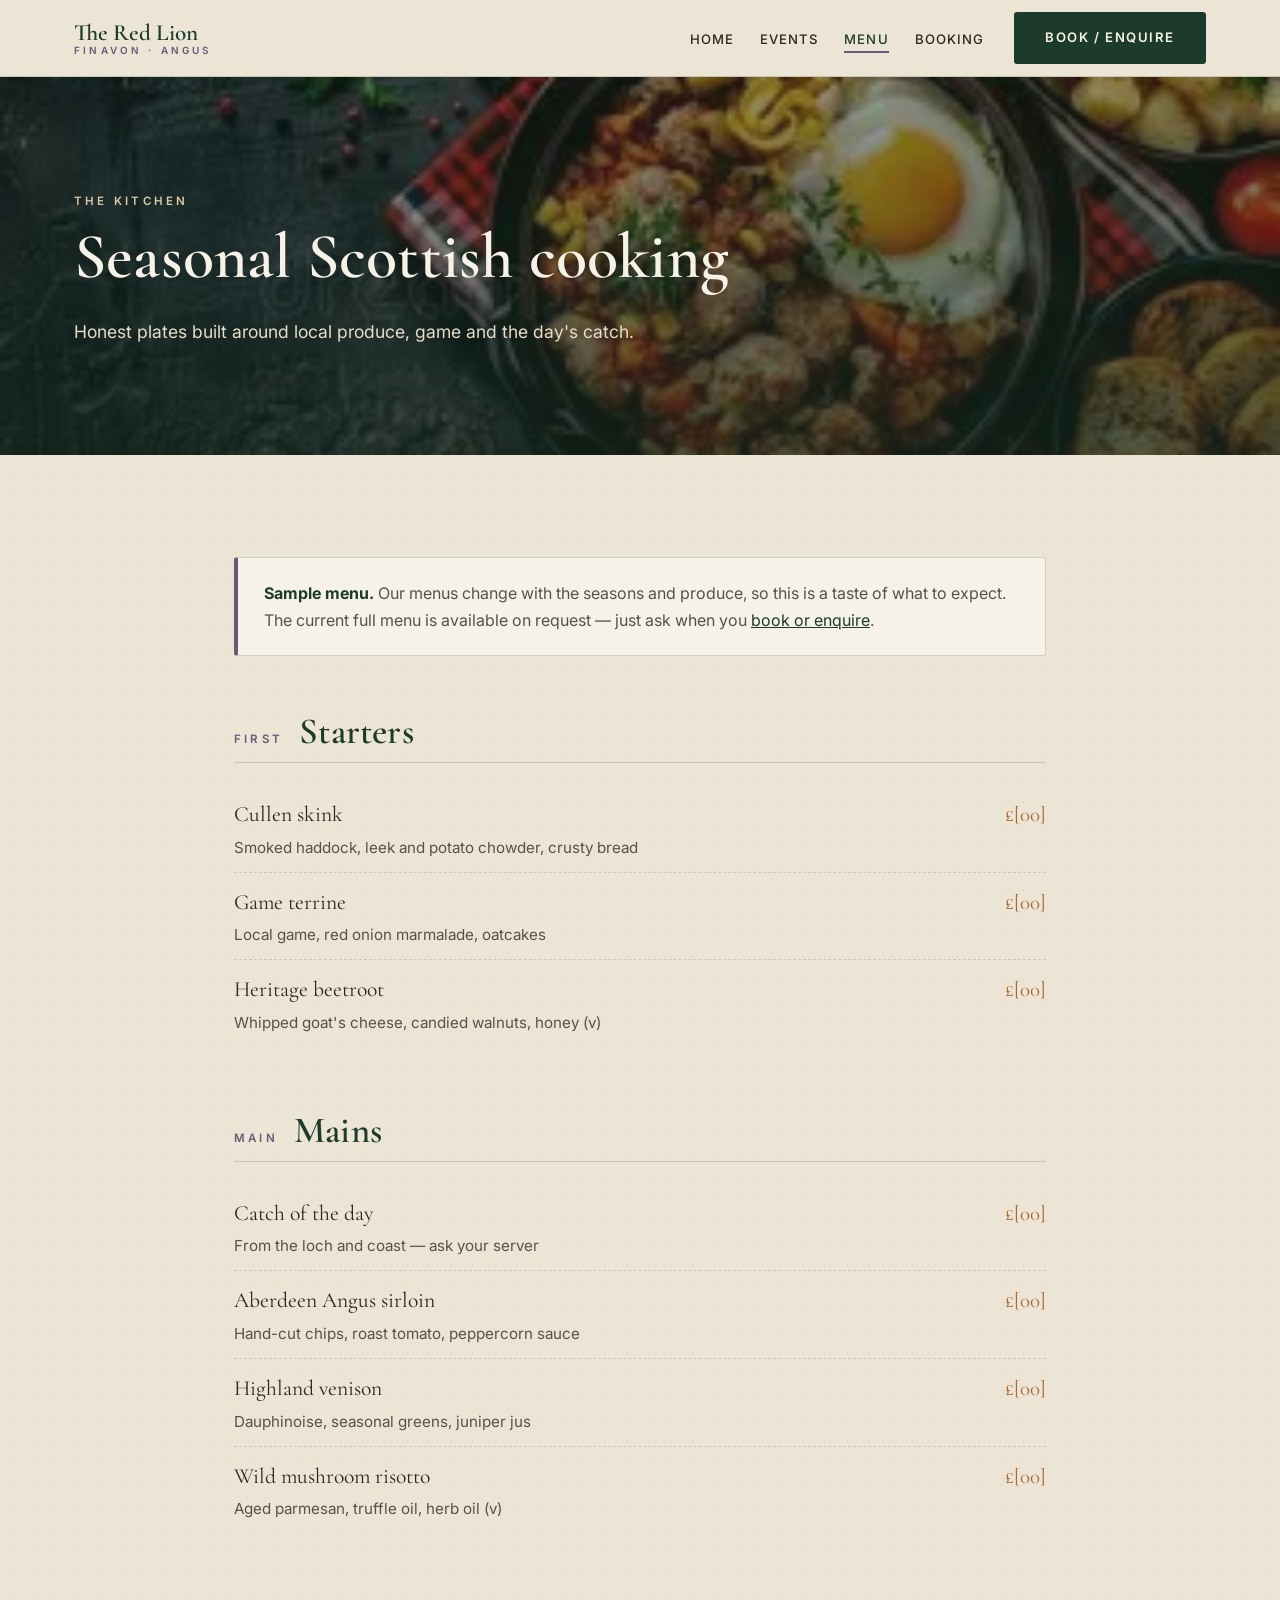
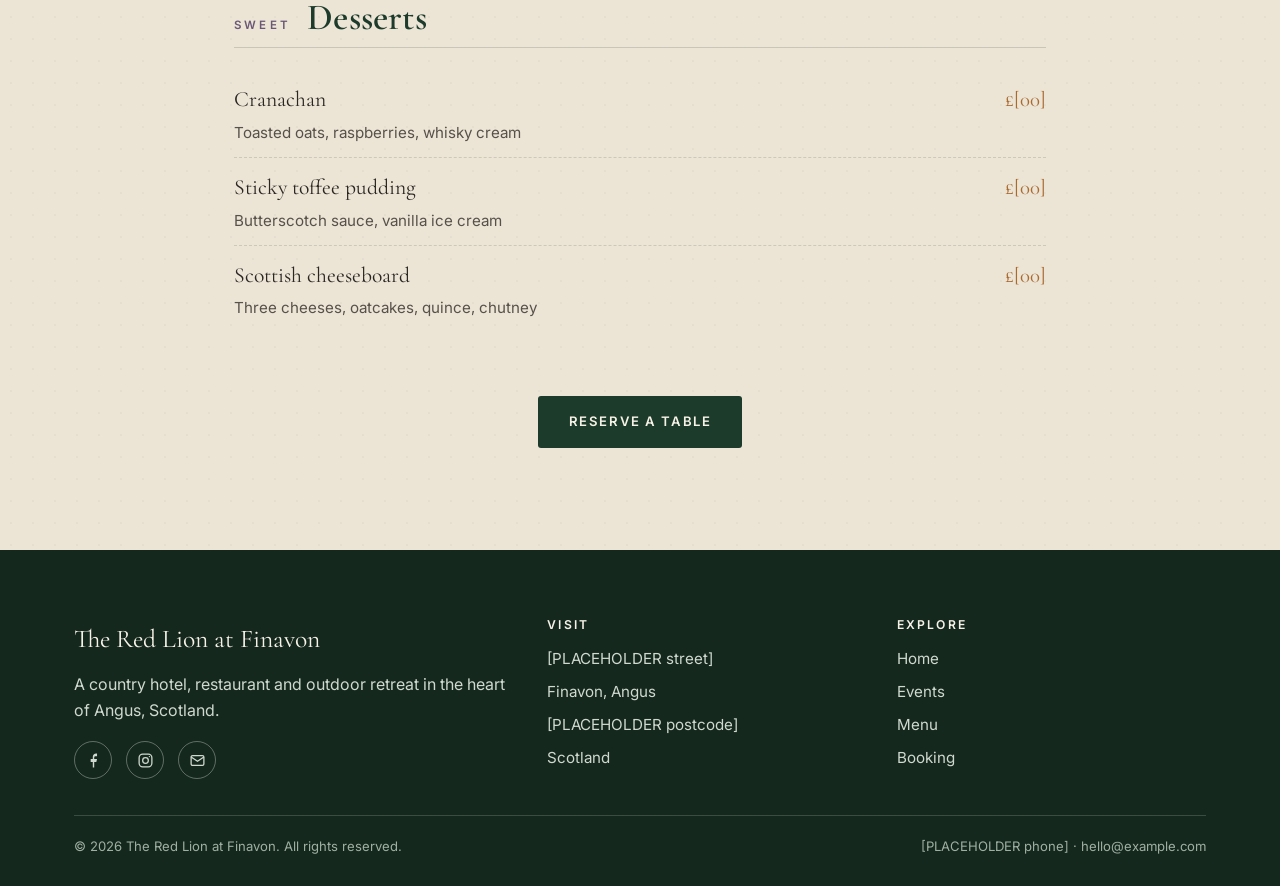
<file: menu.html>
<!DOCTYPE html>
<html lang="en">
<head>
  <meta charset="UTF-8" />
  <meta name="viewport" content="width=device-width, initial-scale=1.0" />

  <title>Our Menu | The Red Lion at Finavon</title>
  <meta name="description" content="Seasonal Scottish cooking at The Red Lion at Finavon. Our full menu is available on request — a sample is shown here." />

  <meta property="og:type" content="website" />
  <meta property="og:title" content="Menu — The Red Lion at Finavon" />
  <meta property="og:description" content="Seasonal Scottish cooking in the heart of Angus." />
  <!-- IMAGE: OG-SHARE — social share preview (1200x630) -->
  <meta property="og:image" content="https://placehold.co/1200x630/1d3b2a/f7f2e7?text=Menu+at+The+Red+Lion" />

  <link rel="preconnect" href="https://fonts.googleapis.com" />
  <link rel="preconnect" href="https://fonts.gstatic.com" crossorigin />
  <link href="https://fonts.googleapis.com/css2?family=Cormorant+Garamond:wght@500;600;700&family=Inter:wght@400;500;600&display=swap" rel="stylesheet" />
  <link rel="stylesheet" href="styles.css" />
</head>
<body>

  <!-- ============ SHARED HEADER ============ -->
  <header class="site-header">
    <div class="container header-inner">
      <a class="brand" href="index.html">The Red Lion<span>Finavon &middot; Angus</span></a>
      <nav class="nav" aria-label="Primary">
        <button class="nav-toggle" aria-expanded="false" aria-controls="nav-links" aria-label="Toggle menu">
          <span></span><span></span><span></span>
        </button>
        <ul class="nav-links" id="nav-links">
          <li><a href="index.html">Home</a></li>
          <li><a href="events.html">Events</a></li>
          <li><a href="menu.html" class="is-active">Menu</a></li>
          <li><a href="booking.html">Booking</a></li>
        </ul>
        <a class="btn btn--primary" href="booking.html">Book / Enquire</a>
      </nav>
    </div>
  </header>
  <!-- ============ /SHARED HEADER ============ -->

  <main>

    <!-- ===== PAGE BANNER ===== -->
    <section class="page-banner">
      <!-- IMAGE: MENU-BANNER — plated dish or dining room (approx 1600x600) -->
      <img class="page-banner__img" src="[data-uri]" alt="A plated seasonal dish at The Red Lion" />
      <div class="container page-banner__inner">
        <span class="eyebrow">The kitchen</span>
        <h1>Seasonal Scottish cooking</h1>
        <p>Honest plates built around local produce, game and the day's catch.</p>
      </div>
    </section>

    <!-- ===== MENU ===== -->
    <section class="section">
      <div class="container" style="max-width: 860px;">

        <!-- Note for visitors while the real menu is finalised -->
        <div class="menu-note">
          <strong>Sample menu.</strong> Our menus change with the seasons and produce, so this is a taste of what to expect. The current full menu is available on request — just ask when you <a href="booking.html">book or enquire</a>.
        </div>

        <!--
          ============================================================
          INSERT REAL MENU CONTENT BELOW.
          Structure per item:
            <div class="menu-item">
              <div>
                <div class="menu-item__name">Dish name</div>
                <p class="menu-item__desc">Short description</p>
              </div>
              <div class="menu-item__price">£00</div>
            </div>
          Add or remove .menu-course blocks for each section.
          ============================================================
        -->

        <!-- COURSE: Starters -->
        <div class="menu-course">
          <div class="menu-course__head">
            <span class="eyebrow">First</span>
            <h2>Starters</h2>
          </div>

          <div class="menu-item">
            <div>
              <div class="menu-item__name">Cullen skink</div>
              <p class="menu-item__desc">Smoked haddock, leek and potato chowder, crusty bread</p>
            </div>
            <div class="menu-item__price">£[00]</div>
          </div>

          <div class="menu-item">
            <div>
              <div class="menu-item__name">Game terrine</div>
              <p class="menu-item__desc">Local game, red onion marmalade, oatcakes</p>
            </div>
            <div class="menu-item__price">£[00]</div>
          </div>

          <div class="menu-item">
            <div>
              <div class="menu-item__name">Heritage beetroot</div>
              <p class="menu-item__desc">Whipped goat's cheese, candied walnuts, honey (v)</p>
            </div>
            <div class="menu-item__price">£[00]</div>
          </div>
        </div>

        <!-- COURSE: Mains -->
        <div class="menu-course">
          <div class="menu-course__head">
            <span class="eyebrow">Main</span>
            <h2>Mains</h2>
          </div>

          <div class="menu-item">
            <div>
              <div class="menu-item__name">Catch of the day</div>
              <p class="menu-item__desc">From the loch and coast — ask your server</p>
            </div>
            <div class="menu-item__price">£[00]</div>
          </div>

          <div class="menu-item">
            <div>
              <div class="menu-item__name">Aberdeen Angus sirloin</div>
              <p class="menu-item__desc">Hand-cut chips, roast tomato, peppercorn sauce</p>
            </div>
            <div class="menu-item__price">£[00]</div>
          </div>

          <div class="menu-item">
            <div>
              <div class="menu-item__name">Highland venison</div>
              <p class="menu-item__desc">Dauphinoise, seasonal greens, juniper jus</p>
            </div>
            <div class="menu-item__price">£[00]</div>
          </div>

          <div class="menu-item">
            <div>
              <div class="menu-item__name">Wild mushroom risotto</div>
              <p class="menu-item__desc">Aged parmesan, truffle oil, herb oil (v)</p>
            </div>
            <div class="menu-item__price">£[00]</div>
          </div>
        </div>

        <!-- COURSE: Desserts -->
        <div class="menu-course">
          <div class="menu-course__head">
            <span class="eyebrow">Sweet</span>
            <h2>Desserts</h2>
          </div>

          <div class="menu-item">
            <div>
              <div class="menu-item__name">Cranachan</div>
              <p class="menu-item__desc">Toasted oats, raspberries, whisky cream</p>
            </div>
            <div class="menu-item__price">£[00]</div>
          </div>

          <div class="menu-item">
            <div>
              <div class="menu-item__name">Sticky toffee pudding</div>
              <p class="menu-item__desc">Butterscotch sauce, vanilla ice cream</p>
            </div>
            <div class="menu-item__price">£[00]</div>
          </div>

          <div class="menu-item">
            <div>
              <div class="menu-item__name">Scottish cheeseboard</div>
              <p class="menu-item__desc">Three cheeses, oatcakes, quince, chutney</p>
            </div>
            <div class="menu-item__price">£[00]</div>
          </div>
        </div>

        <!-- END MENU CONTENT -->

        <div style="text-align:center; margin-top: 12px;">
          <a class="btn btn--primary" href="booking.html">Reserve a table</a>
        </div>

      </div>
    </section>

  </main>

  <!-- ============ SHARED FOOTER ============ -->
  <footer class="site-footer">
    <div class="container">
      <div class="footer-grid">
        <div>
          <div class="footer-brand">The Red Lion at Finavon</div>
          <p>A country hotel, restaurant and outdoor retreat in the heart of Angus, Scotland.</p>
          <div class="socials">
            <a href="#" aria-label="Facebook"><svg viewBox="0 0 24 24" fill="currentColor"><path d="M13 22v-8h3l1-4h-4V8c0-1 .3-2 2-2h2V2.5C18.5 2.3 17 2 15.7 2 12.9 2 11 3.7 11 6.8V10H8v4h3v8h2z"/></svg></a>
            <a href="#" aria-label="Instagram"><svg viewBox="0 0 24 24" fill="none" stroke="currentColor" stroke-width="1.8"><rect x="3" y="3" width="18" height="18" rx="5"/><circle cx="12" cy="12" r="4"/><circle cx="17.5" cy="6.5" r="1" fill="currentColor" stroke="none"/></svg></a>
            <a href="#" aria-label="Email us"><svg viewBox="0 0 24 24" fill="none" stroke="currentColor" stroke-width="1.8"><rect x="3" y="5" width="18" height="14" rx="2"/><path d="m3 7 9 6 9-6"/></svg></a>
          </div>
        </div>
        <div>
          <h4>Visit</h4>
          <ul class="footer-list">
            <li>[PLACEHOLDER street]</li>
            <li>Finavon, Angus</li>
            <li>[PLACEHOLDER postcode]</li>
            <li>Scotland</li>
          </ul>
        </div>
        <div>
          <h4>Explore</h4>
          <ul class="footer-list">
            <li><a href="index.html">Home</a></li>
            <li><a href="events.html">Events</a></li>
            <li><a href="menu.html">Menu</a></li>
            <li><a href="booking.html">Booking</a></li>
          </ul>
        </div>
      </div>
      <div class="footer-bottom">
        <span>&copy; <span id="year">2026</span> The Red Lion at Finavon. All rights reserved.</span>
        <span>[PLACEHOLDER phone] &middot; hello@example.com</span>
      </div>
    </div>
  </footer>
  <!-- ============ /SHARED FOOTER ============ -->

  <script src="script.js"></script>
  <script>document.getElementById('year').textContent = new Date().getFullYear();</script>
</body>
</html>
</file>
<file: styles.css>
/* =====================================================================
   The Red Lion at Finavon — shared stylesheet
   Design direction: rustic Scottish. Deep estate greens, heather accent,
   warm oatmeal stone neutrals, charcoal ink. Cormorant display + Inter body.
   This file is linked by every page so the look stays consistent.
   ===================================================================== */

/* ---------- Design tokens ---------- */
:root {
  /* Colour */
  --green-deep:   #1d3b2a;   /* forest / estate green — primary brand */
  --green-mid:    #2f5440;   /* hover / mid green */
  --green-soft:   #6f8c79;   /* muted sage for borders & captions */
  --heather:      #6b5876;   /* heather purple — used sparingly as accent */
  --copper:       #a9692f;   /* warm copper for small highlights */
  --stone:        #ece5d6;   /* oatmeal page background */
  --stone-dark:   #ddd3bf;   /* slightly deeper stone for bands */
  --cream:        #f7f2e7;   /* card / panel surface */
  --ink:          #2a2622;   /* charcoal body text */
  --ink-soft:     #57514a;   /* secondary text */
  --gold-star:    #b8862f;   /* review stars */

  /* Type */
  --display: "Cormorant Garamond", Georgia, "Times New Roman", serif;
  --body:    "Inter", system-ui, -apple-system, "Segoe UI", sans-serif;

  /* Spacing & shape */
  --container: 1180px;
  --radius: 3px;          /* understated, not bubbly */
  --shadow: 0 18px 40px -24px rgba(29, 59, 42, 0.45);
  --rule: 1px solid rgba(29, 59, 42, 0.18);
}

/* ---------- Reset / base ---------- */
*, *::before, *::after { box-sizing: border-box; }

html { scroll-behavior: smooth; }

body {
  margin: 0;
  font-family: var(--body);
  color: var(--ink);
  background-color: var(--stone);
  /* subtle paper grain so flat colour doesn't read as "templated" */
  background-image:
    radial-gradient(rgba(29,59,42,0.04) 1px, transparent 1px);
  background-size: 22px 22px;
  line-height: 1.65;
  -webkit-font-smoothing: antialiased;
  text-rendering: optimizeLegibility;
}

img { max-width: 100%; display: block; }

a { color: var(--green-deep); }

h1, h2, h3, h4 {
  font-family: var(--display);
  font-weight: 600;
  line-height: 1.08;
  color: var(--green-deep);
  margin: 0 0 0.4em;
  letter-spacing: 0.2px;
}

p { margin: 0 0 1.1em; }

.container {
  width: 100%;
  max-width: var(--container);
  margin-inline: auto;
  padding-inline: 24px;
}

/* Eyebrow label — recurring structural device (estate-signage feel) */
.eyebrow {
  font-family: var(--body);
  font-size: 0.72rem;
  font-weight: 600;
  letter-spacing: 0.28em;
  text-transform: uppercase;
  color: var(--heather);
  margin: 0 0 0.9em;
  display: inline-block;
}

/* Section rhythm */
.section { padding-block: clamp(56px, 8vw, 104px); }
.section--tight { padding-block: clamp(40px, 5vw, 64px); }

.section-head { max-width: 660px; margin-bottom: clamp(28px, 4vw, 48px); }
.section-head h2 { font-size: clamp(2rem, 4.4vw, 3.1rem); }
.section-head p { color: var(--ink-soft); font-size: 1.08rem; }
.section-head--center { margin-inline: auto; text-align: center; }

/* ---------- Buttons ---------- */
.btn {
  display: inline-block;
  font-family: var(--body);
  font-size: 0.82rem;
  font-weight: 600;
  letter-spacing: 0.12em;
  text-transform: uppercase;
  text-decoration: none;
  padding: 14px 30px;
  border-radius: var(--radius);
  border: 1px solid transparent;
  cursor: pointer;
  transition: background-color 0.2s ease, color 0.2s ease, transform 0.2s ease;
}
.btn--primary { background: var(--green-deep); color: var(--cream); }
.btn--primary:hover { background: var(--green-mid); transform: translateY(-2px); }
.btn--ghost {
  background: transparent;
  color: var(--green-deep);
  border-color: rgba(29,59,42,0.4);
}
.btn--ghost:hover { background: var(--green-deep); color: var(--cream); }
.btn--light { background: var(--cream); color: var(--green-deep); }
.btn--light:hover { background: #fff; transform: translateY(-2px); }

/* =====================================================================
   HEADER (identical markup on every page; active link set per page)
   ===================================================================== */
.site-header {
  position: sticky;
  top: 0;
  z-index: 100;
  background: rgba(236, 229, 214, 0.92);
  backdrop-filter: blur(8px);
  border-bottom: var(--rule);
}
.header-inner {
  display: flex;
  align-items: center;
  justify-content: space-between;
  gap: 16px;
  min-height: 76px;
}
.brand {
  font-family: var(--display);
  font-size: 1.45rem;
  font-weight: 600;
  color: var(--green-deep);
  text-decoration: none;
  line-height: 1.05;
  white-space: nowrap;
}
.brand span { display: block; font-size: 0.62rem; font-family: var(--body);
  letter-spacing: 0.32em; text-transform: uppercase; color: var(--heather); }

.nav { display: flex; align-items: center; gap: 30px; }
.nav-links { display: flex; gap: 26px; list-style: none; margin: 0; padding: 0; }
.nav-links a {
  font-size: 0.82rem;
  font-weight: 500;
  letter-spacing: 0.08em;
  text-transform: uppercase;
  text-decoration: none;
  color: var(--ink);
  padding-bottom: 4px;
  border-bottom: 2px solid transparent;
  transition: color 0.2s ease, border-color 0.2s ease;
}
.nav-links a:hover { color: var(--green-deep); }
.nav-links a.is-active { color: var(--green-deep); border-bottom-color: var(--heather); }

/* Mobile menu toggle */
.nav-toggle {
  display: none;
  background: none;
  border: 0;
  cursor: pointer;
  padding: 8px;
}
.nav-toggle span {
  display: block; width: 24px; height: 2px; background: var(--green-deep);
  margin: 5px 0; transition: transform 0.25s ease, opacity 0.2s ease;
}
.nav-toggle[aria-expanded="true"] span:nth-child(1) { transform: translateY(7px) rotate(45deg); }
.nav-toggle[aria-expanded="true"] span:nth-child(2) { opacity: 0; }
.nav-toggle[aria-expanded="true"] span:nth-child(3) { transform: translateY(-7px) rotate(-45deg); }

/* =====================================================================
   HERO (home)
   ===================================================================== */
.hero {
  position: relative;
  min-height: clamp(520px, 86vh, 760px);
  display: flex;
  align-items: flex-end;
  color: var(--cream);
  overflow: hidden;
}
.hero__img { position: absolute; inset: 0; width: 100%; height: 100%; object-fit: cover; }
.hero::after {
  content: "";
  position: absolute; inset: 0;
  background: linear-gradient(180deg, rgba(20,40,29,0.15) 0%, rgba(20,40,29,0.78) 92%);
}
.hero__inner { position: relative; z-index: 2; padding-bottom: clamp(48px, 8vw, 96px); max-width: 720px; }
.hero .eyebrow { color: #d9c9a8; }
.hero h1 {
  color: var(--cream);
  font-size: clamp(2.8rem, 7vw, 5.2rem);
  font-weight: 600;
  margin-bottom: 0.25em;
}
.hero p { font-size: clamp(1.05rem, 2vw, 1.3rem); color: #ece5d6; max-width: 540px; }
.hero .btn { margin-top: 12px; }

/* =====================================================================
   PAGE BANNER (interior pages)
   ===================================================================== */
.page-banner {
  position: relative;
  color: var(--cream);
  display: flex;
  align-items: center;
  min-height: clamp(280px, 42vh, 400px);
  overflow: hidden;
}
.page-banner__img { position: absolute; inset: 0; width: 100%; height: 100%; object-fit: cover; }
.page-banner::after {
  content: ""; position: absolute; inset: 0;
  background: linear-gradient(180deg, rgba(20,40,29,0.45), rgba(20,40,29,0.72));
}
.page-banner__inner { position: relative; z-index: 2; }
.page-banner .eyebrow { color: #d9c9a8; }
.page-banner h1 { color: var(--cream); font-size: clamp(2.4rem, 5.5vw, 4rem); }
.page-banner p { color: #e7ddca; max-width: 560px; font-size: 1.1rem; margin-bottom: 0; }

/* =====================================================================
   WELCOME / INTRO
   ===================================================================== */
.welcome { background: var(--cream); }
.welcome__grid {
  display: grid;
  grid-template-columns: 1fr 1fr;
  gap: clamp(32px, 6vw, 72px);
  align-items: center;
}
.welcome__text h2 { font-size: clamp(2rem, 4vw, 2.8rem); }
.welcome__text p { color: var(--ink-soft); font-size: 1.08rem; }
.welcome__img { border-radius: var(--radius); box-shadow: var(--shadow); }
.welcome__img img { border-radius: var(--radius); aspect-ratio: 4 / 5; object-fit: cover; width: 100%; }

/* =====================================================================
   HIGHLIGHTS / EVENT CARDS (shared card styling)
   ===================================================================== */
.card-grid {
  display: grid;
  grid-template-columns: repeat(3, 1fr);
  gap: 28px;
}
.card-grid--two { grid-template-columns: repeat(2, 1fr); }

.card {
  background: var(--cream);
  border-radius: var(--radius);
  overflow: hidden;
  box-shadow: var(--shadow);
  display: flex;
  flex-direction: column;
  transition: transform 0.25s ease;
}
.card:hover { transform: translateY(-5px); }
.card__img { aspect-ratio: 3 / 2; object-fit: cover; width: 100%; }
.card--tall .card__img { aspect-ratio: 4 / 3; }
.card__body { padding: 26px 26px 30px; display: flex; flex-direction: column; flex: 1; }
.card__body h3 { font-size: 1.7rem; }
.card__body p { color: var(--ink-soft); flex: 1; }
.card__body .btn { align-self: flex-start; margin-top: 8px; }
.card__kicker {
  font-size: 0.7rem; font-weight: 600; letter-spacing: 0.2em;
  text-transform: uppercase; color: var(--copper); margin-bottom: 8px;
}

/* =====================================================================
   REVIEWS
   ===================================================================== */
.reviews { background: var(--green-deep); color: var(--cream); }
.reviews .eyebrow { color: #d2c4a4; }
.reviews .section-head h2 { color: var(--cream); }
.review-grid { display: grid; grid-template-columns: repeat(3, 1fr); gap: 26px; }
.review {
  background: rgba(247, 242, 231, 0.06);
  border: 1px solid rgba(247, 242, 231, 0.16);
  border-radius: var(--radius);
  padding: 30px 28px;
}
.review__stars { color: var(--gold-star); letter-spacing: 3px; margin-bottom: 12px; font-size: 0.95rem; }
.review__quote { font-family: var(--display); font-size: 1.3rem; line-height: 1.4; color: #f4eede; margin-bottom: 16px; }
.review__name { font-size: 0.82rem; letter-spacing: 0.14em; text-transform: uppercase; color: #c7d3c6; }

/* =====================================================================
   CTA BAND
   ===================================================================== */
.cta-band {
  background: var(--heather);
  color: var(--cream);
  text-align: center;
}
.cta-band h2 { color: var(--cream); font-size: clamp(2rem, 4.5vw, 3rem); }
.cta-band p { color: #efe7f2; max-width: 540px; margin-inline: auto; }

/* =====================================================================
   MENU PAGE
   ===================================================================== */
.menu-note {
  background: var(--cream);
  border: var(--rule);
  border-left: 4px solid var(--heather);
  border-radius: var(--radius);
  padding: 22px 26px;
  margin-bottom: clamp(36px, 5vw, 56px);
  color: var(--ink-soft);
}
.menu-note strong { color: var(--green-deep); }
.menu-course { margin-bottom: clamp(40px, 6vw, 64px); }
.menu-course__head {
  display: flex; align-items: baseline; gap: 16px;
  border-bottom: var(--rule); padding-bottom: 10px; margin-bottom: 22px;
}
.menu-course__head h2 { font-size: clamp(1.6rem, 3.5vw, 2.3rem); margin: 0; }
.menu-course__head .eyebrow { margin: 0; }
.menu-item { display: flex; justify-content: space-between; gap: 18px; padding: 12px 0; align-items: baseline; }
.menu-item + .menu-item { border-top: 1px dashed rgba(29,59,42,0.16); }
.menu-item__name { font-family: var(--display); font-size: 1.35rem; color: var(--ink); }
.menu-item__desc { color: var(--ink-soft); font-size: 0.95rem; margin: 2px 0 0; }
.menu-item__price { font-family: var(--display); font-size: 1.3rem; color: var(--copper); white-space: nowrap; }

/* =====================================================================
   BOOKING PAGE
   ===================================================================== */
.booking-grid {
  display: grid;
  grid-template-columns: 1.3fr 1fr;
  gap: clamp(32px, 5vw, 60px);
  align-items: start;
}
.form-card {
  background: var(--cream);
  border-radius: var(--radius);
  box-shadow: var(--shadow);
  padding: clamp(26px, 4vw, 44px);
}
.field { margin-bottom: 20px; }
.field label {
  display: block; font-size: 0.78rem; font-weight: 600; letter-spacing: 0.1em;
  text-transform: uppercase; color: var(--green-deep); margin-bottom: 7px;
}
.field .req { color: var(--copper); }
.field input, .field select, .field textarea {
  width: 100%;
  font-family: var(--body);
  font-size: 1rem;
  color: var(--ink);
  background: #fffdf8;
  border: 1px solid rgba(29,59,42,0.25);
  border-radius: var(--radius);
  padding: 12px 14px;
  transition: border-color 0.2s ease, box-shadow 0.2s ease;
}
.field input:focus, .field select:focus, .field textarea:focus {
  outline: none;
  border-color: var(--heather);
  box-shadow: 0 0 0 3px rgba(107, 88, 118, 0.18);
}
.field textarea { resize: vertical; min-height: 120px; }
.field-row { display: grid; grid-template-columns: 1fr 1fr; gap: 18px; }
.field-error { color: #9d3b2c; font-size: 0.82rem; margin-top: 6px; display: none; }
.field.has-error input, .field.has-error select, .field.has-error textarea { border-color: #9d3b2c; }
.field.has-error .field-error { display: block; }
.form-status { margin-top: 8px; font-size: 0.92rem; color: var(--green-mid); display: none; }

.contact-aside h3 { font-size: 1.5rem; margin-bottom: 4px; }
.contact-block { margin-bottom: 26px; }
.contact-block .label {
  font-size: 0.72rem; font-weight: 600; letter-spacing: 0.18em;
  text-transform: uppercase; color: var(--heather); margin-bottom: 4px;
}
.contact-block a { color: var(--green-deep); text-decoration: none; }
.contact-block a:hover { text-decoration: underline; }
.map-placeholder {
  margin-top: 10px;
  aspect-ratio: 4 / 3;
  border-radius: var(--radius);
  border: 1px dashed var(--green-soft);
  background: var(--stone-dark);
  display: flex; align-items: center; justify-content: center;
  color: var(--ink-soft); font-size: 0.9rem; text-align: center; padding: 16px;
}

/* =====================================================================
   FOOTER (identical markup on every page)
   ===================================================================== */
.site-footer {
  background: #15281d;
  color: #cfd9cf;
  padding-block: clamp(46px, 6vw, 68px) 28px;
}
.footer-grid {
  display: grid;
  grid-template-columns: 1.4fr 1fr 1fr;
  gap: 40px;
  margin-bottom: 36px;
}
.footer-brand { font-family: var(--display); font-size: 1.6rem; color: var(--cream); margin-bottom: 10px; }
.site-footer h4 {
  color: var(--cream); font-family: var(--body); font-size: 0.76rem;
  letter-spacing: 0.18em; text-transform: uppercase; margin-bottom: 14px;
}
.footer-list { list-style: none; padding: 0; margin: 0; }
.footer-list li { margin-bottom: 8px; font-size: 0.95rem; }
.footer-list a { color: #cfd9cf; text-decoration: none; }
.footer-list a:hover { color: var(--cream); }
.socials { display: flex; gap: 14px; margin-top: 6px; }
.socials a {
  width: 38px; height: 38px; border-radius: 50%;
  border: 1px solid rgba(207,217,207,0.4);
  display: flex; align-items: center; justify-content: center; color: #cfd9cf;
  transition: background 0.2s ease, color 0.2s ease;
}
.socials a:hover { background: var(--cream); color: var(--green-deep); }
.socials svg { width: 17px; height: 17px; }
.footer-bottom {
  border-top: 1px solid rgba(207,217,207,0.2);
  padding-top: 20px;
  font-size: 0.82rem;
  color: #9fb0a2;
  display: flex; justify-content: space-between; flex-wrap: wrap; gap: 10px;
}

/* =====================================================================
   RESPONSIVE
   ===================================================================== */
@media (max-width: 860px) {
  .nav-toggle { display: block; }
  .nav-links {
    position: absolute;
    top: 76px; left: 0; right: 0;
    flex-direction: column;
    gap: 0;
    background: var(--stone);
    border-bottom: var(--rule);
    padding: 8px 0;
    transform: translateY(-12px);
    opacity: 0;
    pointer-events: none;
    transition: transform 0.25s ease, opacity 0.25s ease;
  }
  .nav-links.is-open { transform: translateY(0); opacity: 1; pointer-events: auto; }
  .nav-links li { width: 100%; text-align: center; }
  .nav-links a { display: block; padding: 14px 0; border-bottom: 0; }
  .nav-links a.is-active { border-bottom: 0; color: var(--heather); }
  .nav .btn { display: none; }    /* keep mobile bar clean; CTA lives in menu links */

  .welcome__grid { grid-template-columns: 1fr; }
  .welcome__img { order: -1; }
  .card-grid, .card-grid--two, .review-grid { grid-template-columns: 1fr; }
  .booking-grid { grid-template-columns: 1fr; }
  .footer-grid { grid-template-columns: 1fr; gap: 28px; }
}

@media (max-width: 560px) {
  .field-row { grid-template-columns: 1fr; }
  .brand { font-size: 1.2rem; }
}

/* Respect reduced-motion preferences */
@media (prefers-reduced-motion: reduce) {
  * { scroll-behavior: auto !important; transition: none !important; }
}
</file>
